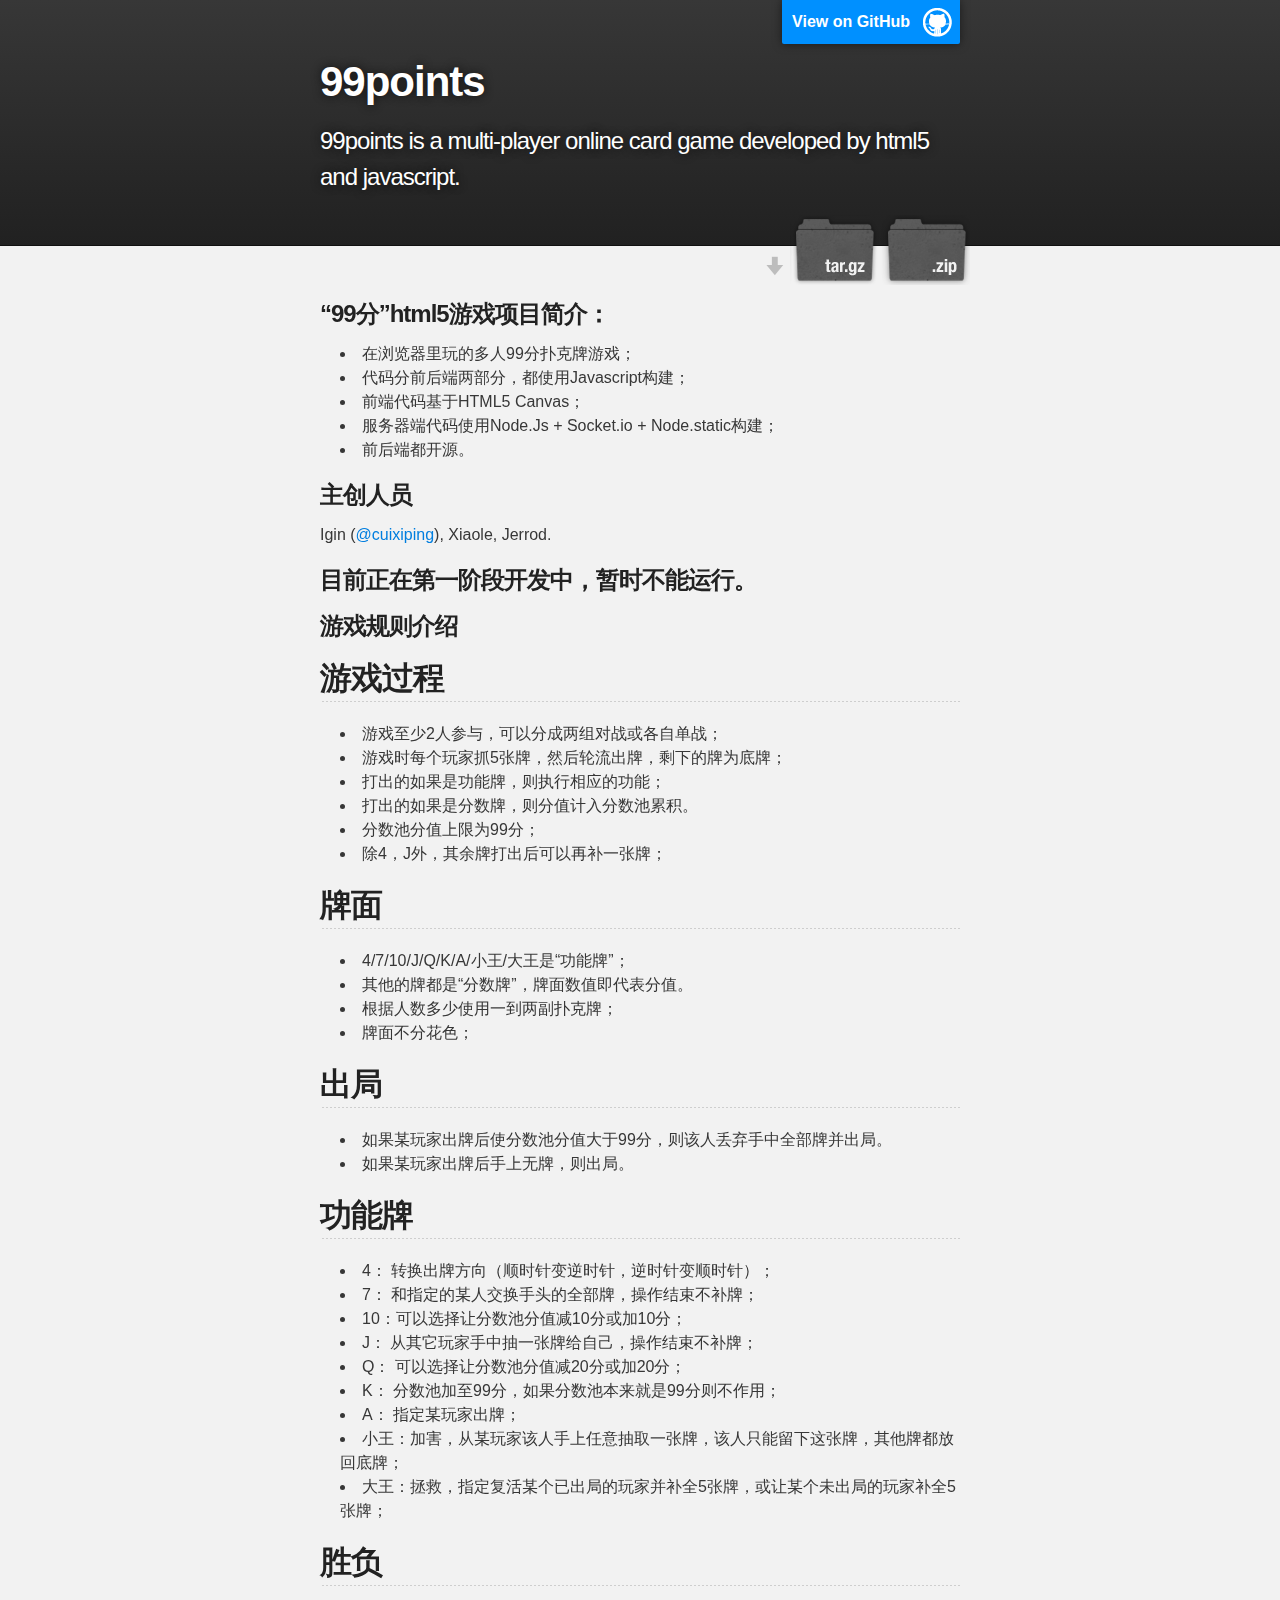
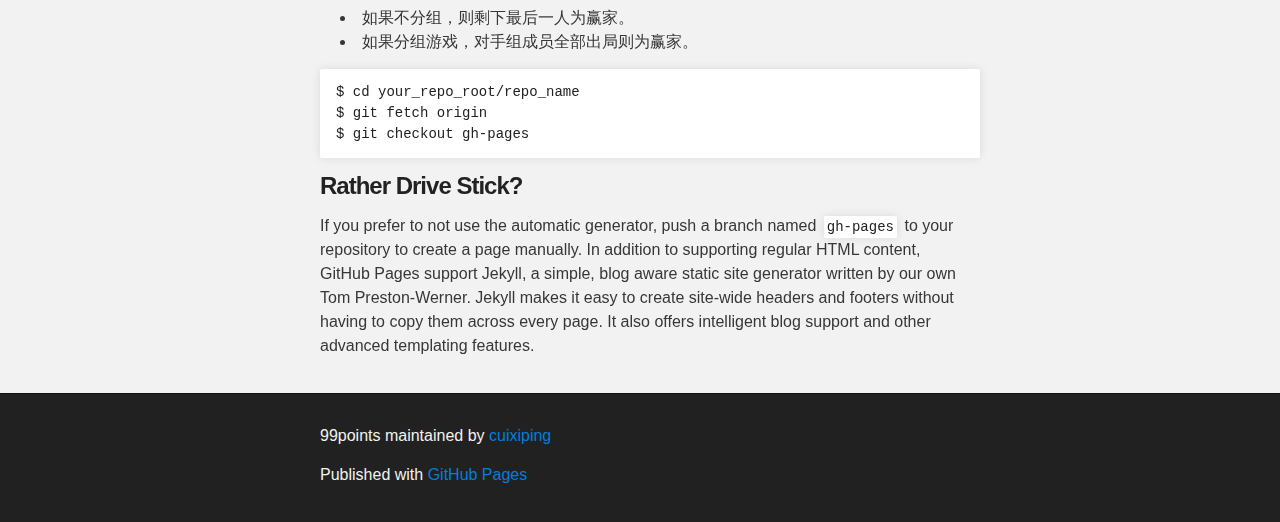
<file: index.html>
<!DOCTYPE html>
<html>

  <head>
    <meta charset='utf-8' />
    <meta http-equiv="X-UA-Compatible" content="chrome=1" />
    <meta name="description" content="99points : 99points is a multi-player online card game developed by html5 and javascript." />

    <link rel="stylesheet" type="text/css" media="screen" href="stylesheets/stylesheet.css">

    <title>99points</title>
  </head>

  <body>

    <!-- HEADER -->
    <div id="header_wrap" class="outer">
        <header class="inner">
          <a id="forkme_banner" href="https://github.com/cuixiping/99points">View on GitHub</a>

          <h1 id="project_title">99points</h1>
          <h2 id="project_tagline">99points is a multi-player online card game developed by html5 and javascript.</h2>

            <section id="downloads">
              <a class="zip_download_link" href="https://github.com/cuixiping/99points/zipball/master">Download this project as a .zip file</a>
              <a class="tar_download_link" href="https://github.com/cuixiping/99points/tarball/master">Download this project as a tar.gz file</a>
            </section>
        </header>
    </div>

    <!-- MAIN CONTENT -->
    <div id="main_content_wrap" class="outer">
      <section id="main_content" class="inner">
        <h3>“99分”html5游戏项目简介：</h3>

<ul>
<li>在浏览器里玩的多人99分扑克牌游戏；</li>
<li>代码分前后端两部分，都使用Javascript构建；</li>
<li>前端代码基于HTML5 Canvas；</li>
<li>服务器端代码使用Node.Js + Socket.io + Node.static构建；</li>
<li>前后端都开源。 </li>
</ul><h3>主创人员</h3>

<p>Igin (<a href="https://github.com/cuixiping" class="user-mention">@cuixiping</a>), Xiaole, Jerrod. </p>

<h3>目前正在第一阶段开发中，暂时不能运行。</h3>

<h3>游戏规则介绍</h3>

<h2>游戏过程</h2>

<ul>
<li>   游戏至少2人参与，可以分成两组对战或各自单战；</li>
<li>   游戏时每个玩家抓5张牌，然后轮流出牌，剩下的牌为底牌；</li>
<li>   打出的如果是功能牌，则执行相应的功能；</li>
<li>   打出的如果是分数牌，则分值计入分数池累积。</li>
<li>   分数池分值上限为99分；</li>
<li>   除4，J外，其余牌打出后可以再补一张牌； </li>
</ul><h2>牌面</h2>

<ul>
<li>   4/7/10/J/Q/K/A/小王/大王是“功能牌”；</li>
<li>   其他的牌都是“分数牌”，牌面数值即代表分值。</li>
<li>   根据人数多少使用一到两副扑克牌；</li>
<li>   牌面不分花色； </li>
</ul><h2>出局</h2>

<ul>
<li>   如果某玩家出牌后使分数池分值大于99分，则该人丢弃手中全部牌并出局。</li>
<li>   如果某玩家出牌后手上无牌，则出局。 </li>
</ul><h2>功能牌</h2>

<ul>
<li>   4： 转换出牌方向（顺时针变逆时针，逆时针变顺时针）；</li>
<li>   7： 和指定的某人交换手头的全部牌，操作结束不补牌；</li>
<li>   10：可以选择让分数池分值减10分或加10分；</li>
<li>   J： 从其它玩家手中抽一张牌给自己，操作结束不补牌；</li>
<li>   Q： 可以选择让分数池分值减20分或加20分；</li>
<li>   K： 分数池加至99分，如果分数池本来就是99分则不作用；</li>
<li>   A： 指定某玩家出牌；</li>
<li>   小王：加害，从某玩家该人手上任意抽取一张牌，该人只能留下这张牌，其他牌都放回底牌；</li>
<li>   大王：拯救，指定复活某个已出局的玩家并补全5张牌，或让某个未出局的玩家补全5张牌； </li>
</ul><h2>胜负</h2>

<ul>
<li>   如果不分组，则剩下最后一人为赢家。</li>
<li>   如果分组游戏，对手组成员全部出局则为赢家。 </li>
</ul><pre><code>$ cd your_repo_root/repo_name
$ git fetch origin
$ git checkout gh-pages
</code></pre>

<h3>Rather Drive Stick?</h3>

<p>If you prefer to not use the automatic generator, push a branch named <code>gh-pages</code> to your repository to create a page manually. In addition to supporting regular HTML content, GitHub Pages support Jekyll, a simple, blog aware static site generator written by our own Tom Preston-Werner. Jekyll makes it easy to create site-wide headers and footers without having to copy them across every page. It also offers intelligent blog support and other advanced templating features.</p>
      </section>
    </div>

    <!-- FOOTER  -->
    <div id="footer_wrap" class="outer">
      <footer class="inner">
        <p class="copyright">99points maintained by <a href="https://github.com/cuixiping">cuixiping</a></p>
        <p>Published with <a href="http://pages.github.com">GitHub Pages</a></p>
      </footer>
    </div>

    

  </body>
</html>
</file>
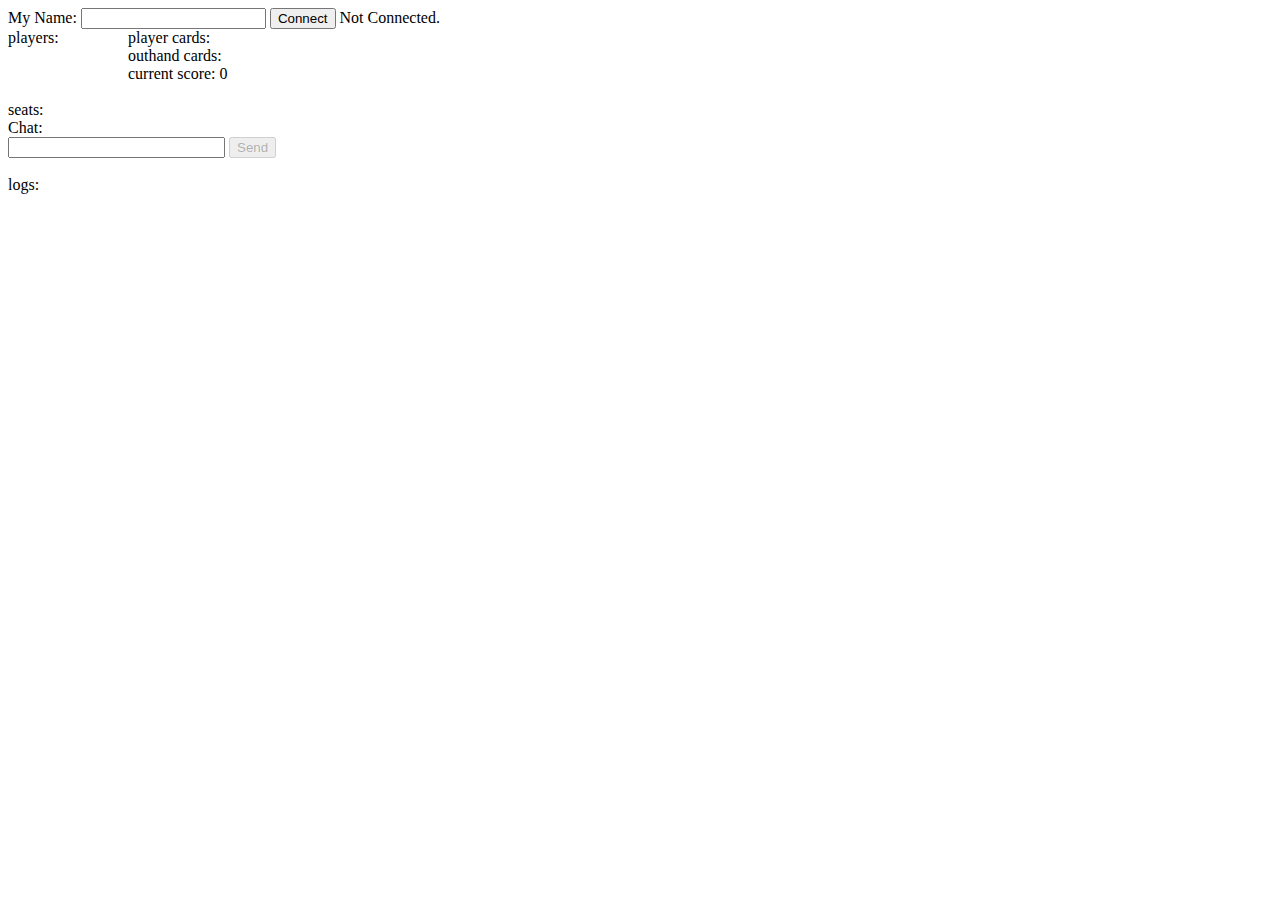
<file: htdocs/index.html>
<!doctype html>
<html>
<head>
<meta charset="utf-8">
<title>HTML5</title>
<style type="text/css">
#div_seats .sat.odd { background-color: #ffcc00; padding: auto 10px; color: #ff0000; }
#div_seats .sat.even { background-color: #ccff99; padding: auto 10px; color: #009900; }
#div_seats .sat.ready { border-color: #0000ff; font-weight: bold; }
#logs {font-size: 9pt;}
#logs .alert {color: red;}
div.m {width: 600px; position: relative;}
div.ml {width: 120px; float: left;}
div.mr {width: 480px; float: left;}
.clr {clear:both;}
</style>
</head>

<body>
My Name: <input type="text" id="txtMyName">
<input type="button" value="Connect" id="btnSwitchConn">
<span id="state">Not Connected.</span>

<br>

<div id="ml" class="ml">
	players:
	<div id="div_players">
	</div>
</div>
<div id="mr" class="mr">
	player cards:
	<div id="div_playercards">
	</div>
	outhand cards:
	<div id="div_outhandcards">
	</div>
	current score:
	<span id="span_score">0</span>
</div>
<div class="clr"></div>

<br>
seats:
<div id="div_seats">
</div>

<input type="button" value="Ready" id="btnReady" style="display:none" />

<div id="chats">
Chat:
<div id="chatItems">
</div>
<input type="text" id="textChat" size="24">
<input type="button" value="Send" id="btnChat" disabled>
</div>

<br>
logs:
<div id="logs">
</div>

<script src="lib/socket.io/socket.io.js"></script>
<script src="actions.js"></script>
<script src="handles.js"></script>
<script src="ui.js"></script>
<script src="ninety-nine-client.js"></script>

</body>
</html>
</file>
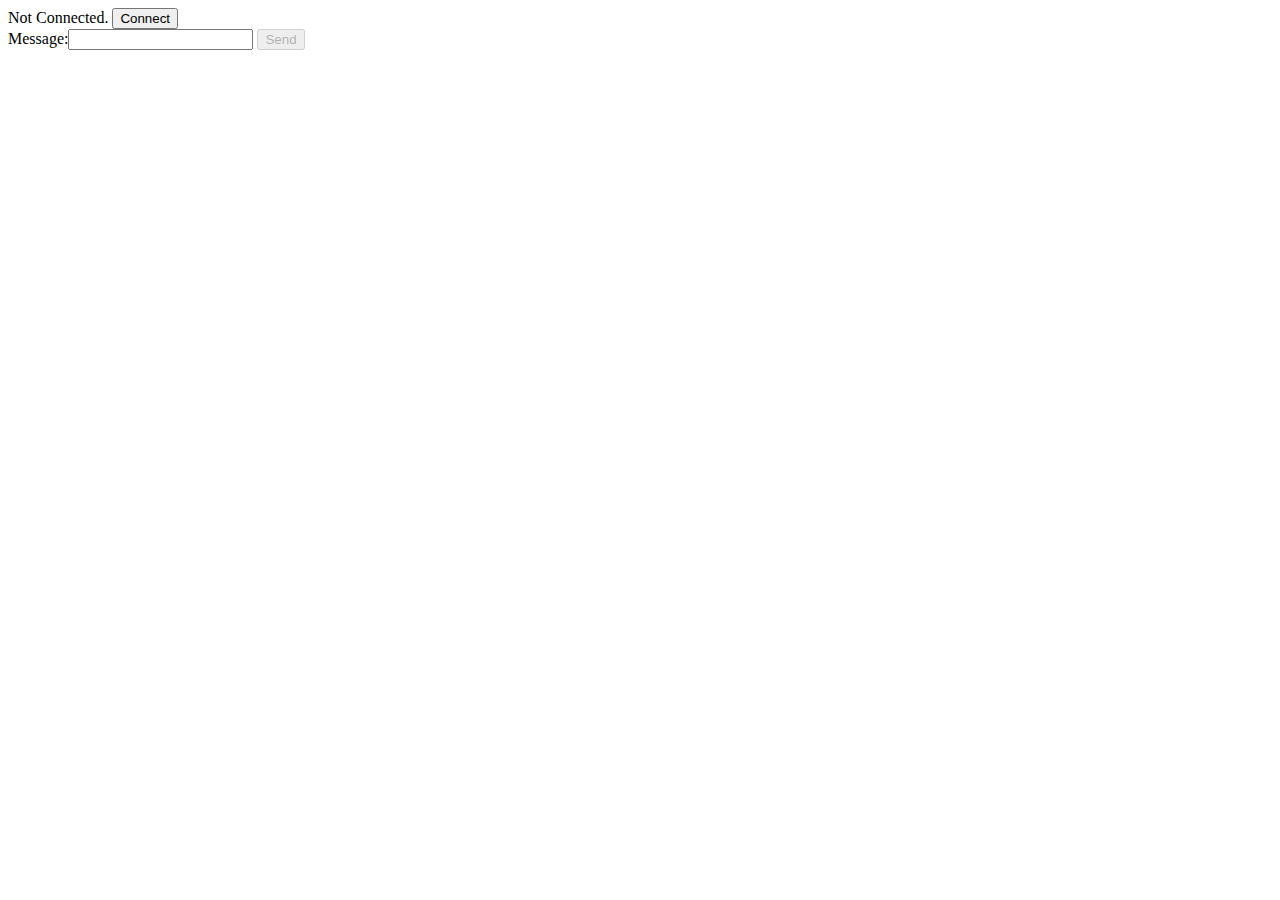
<file: htdocs/index-0.html>
<!doctype html>
<html>
<head>
<meta charset="utf-8">
<title>HTML5</title>
</head>

<body>
<span id="state">Not Connected.</span>
<input type="button" value="Connect" id="btnSwitchConn" onclick="switchConn()">

<br>
Message:<input type="text" id="textMsg">
<input type="button" value="Send" id="btnSend" onclick="send()" disabled>

<br>
<div id="log">

</div>

<script type="text/javascript">
function $(id){return document.getElementById(id);}

var state = $('state'),
	btnSwitchConn = $('btnSwitchConn'),
	textMsg = $('textMsg'),
	btnSend = $('btnSend'),
	log = $('log');

if (window.MozWebSocket) {
  window.WebSocket = window.MozWebSocket;
}

var socket=null;

function connect(){
	if(socket){
		console.log('socket is open');
		return;
	}
	socket = new WebSocket('ws://'+location.host);
	socket.onopen = socket_onopen;
	socket.onmessage = socket_onmessage;
	socket.onerror = socket_onerror;
	socket.onclose = socket_onclose;
}
socket_onopen = function (e) {
	console.log('onopen :');
	console.dir(e);
	state.innerHTML='Connected.';
	btnSwitchConn.value='Disconnect';
	btnSend.disabled=false;
};
socket_onmessage = function (e) {
	console.log('onmessage data: %s', e.data);
	var tmp = document.createElement('div');
	tmp.innerHTML = 'onmessage data: '+e.data;
	log.appendChild(tmp);
};
socket_onerror = function (e) {
	console.log('onerror :');
	console.dir(e);
};
socket_onclose = function (e) {
	console.log('onclose :');
	console.dir(e);
	socket = null;
	state.innerHTML='Not Connected.';
	btnSwitchConn.value='Connect';
	btnSend.disabled=true;
};
function switchConn(){
	if(socket){
		if(socket.readyState==WebSocket.OPEN){
			console.log('close...');
			socket.close();
		}
		else if(socket.readyState==WebSocket.CLOSED){
			console.log('connect...');
			connect();
		}
		else if(socket.readyState==WebSocket.CONNECTING){
			console.log('CONNECTING...');
		}
		else if(socket.readyState==WebSocket.CLOSING){
			console.log('CLOSING...');
		}
	}else{
		console.log('connect...');
		connect();
	}
}
function send(){
	if(socket && socket.readyState==WebSocket.OPEN){
		var v=textMsg.value;
		if(v){
			console.log('send : %s', v);
			socket.send(v);
		}
		else{
			alert('please input message');
		}
	}
	else{
		console.warn('cannot send because socket is not open.');
	}
}
</script>

</body>
</html>
</file>
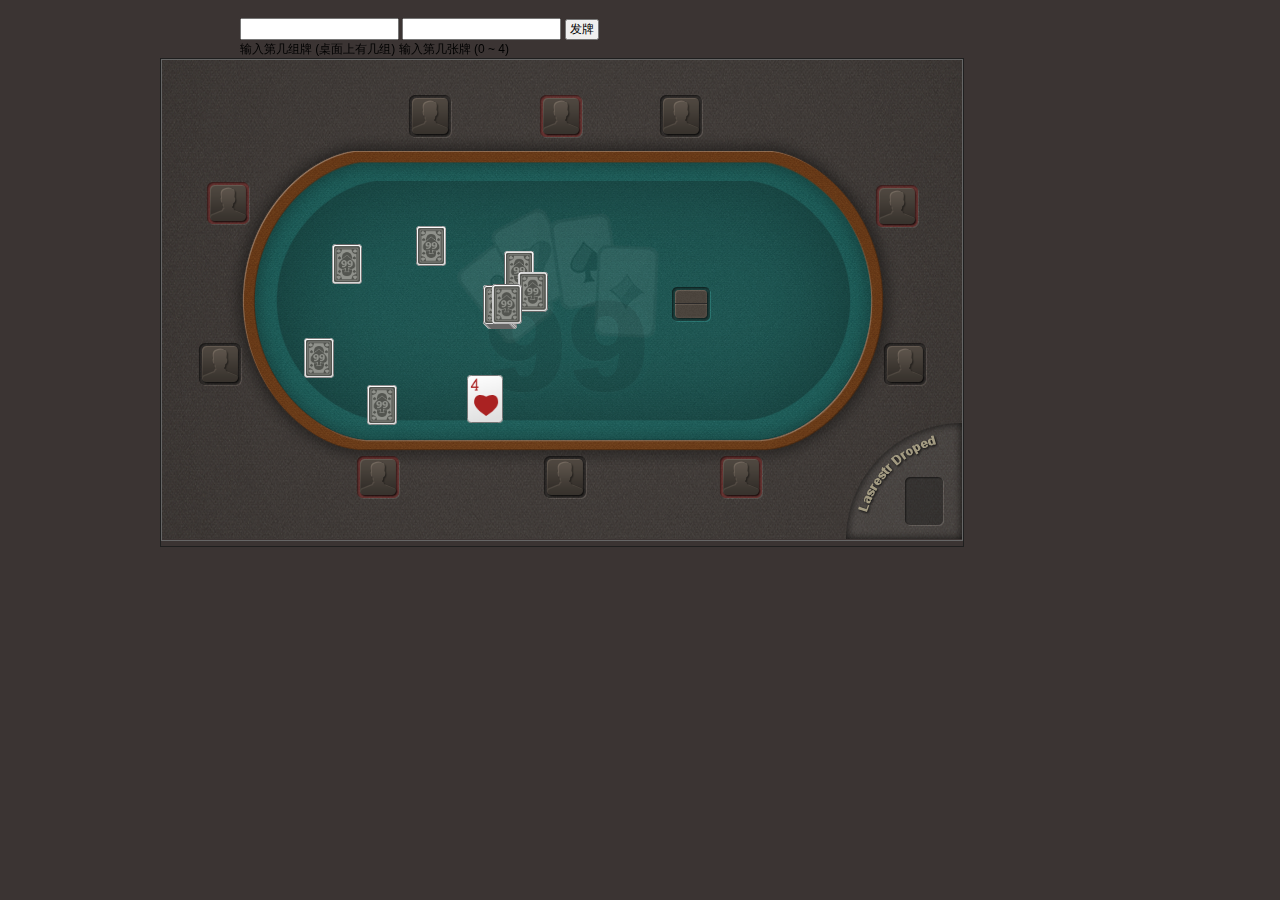
<file: htdocs/demo/begining-movie-1.html>
﻿<!DOCTYPE html>
<html>
	<head>
		<title>Test Picture moves</title>
		<meta charset="utf-8" />
		<style type="text/css">
		html,body,h1,h2,h3,h4,h5,h6,hr,p,blockquote,dl,dt,dd,ul,ol,li,pre,form,fieldset,legend,button,input,textarea,th,td{margin:0;padding:0;}
		body,button,input,select,textarea{font:12px/1.5 tahoma,arial,\5b8b\4f53;}
		body{background:#3B3433;}
		html{overflow-y:scroll;}
		h1,h2,h3,h4,h5,h6{font-size:100%;}
		address,cite,dfn,em,var{font-style:normal;}
		code,kbd,pre,samp{font-family:courier new,courier,monospace;}
		small{font-size:12px;}
		button{cursor:pointer;}
		ul,ol{list-style:none;}
		a{text-decoration:none;color:#006699;}
		a:hover{text-decoration:underline;}
		sup{vertical-align:text-top;}
		sub{vertical-align:text-bottom;}
		legend{color:#000;}
		fieldset,img{border:0;}
		button,input,select,textarea{font-size:100%;}
		table{border-collapse:collapse;border-spacing:0;}
		
		#page,#header,#content,#footer{margin-left:auto;margin-right:auto;clear:both;}
		
		.float-left{float:left;}
		.float-right{float:right;}
		.clear-fixed{clear:both;}
		.clear-left{clear:left;}
		.clear-right{clear:right;}
		
		.hide{display:none;}
		.show{display:block;}
		.inline{display:inline;}
		.inline-block{display:inline-block;}
		
		.overflow-hide{overflow:hidden;}
		.overflow-auto{overflow:auto;}
		.overflow-scroll{overflow:scroll;}
		.overflow-x-hide{overflow-x:hidden;}
		.overflow-x-auto{overflow-x:auto;}
		.overflow-x-scroll{overflow-x:scroll;}
		.overflow-y-hide{overflow-y:hidden;}
		.overflow-y-auto{overflow-y:auto;}
		.overflow-y-scroll{overflow-y:scroll;}
		
		.visible-hide{visibility:hidden;}
		.visible-show{visibility:visible;}
		
		.absolute{position:absolute;}
		.fixed{position:fixed;}
		.relative{position:relative;}
		
		.center{margin-left:auto;margin-right:auto;}
		.txt-r{text-align:right;}
		.txt-l{text-align:left;}
		.txt-c{text-align:center;}
		
		
		.w960{width:960px;}
		.w800{width:800px;}
		.w700{width:700px;}
		.w650{width:650px;}
		.w520{width:520px;}
		.w120{width:120px;}
		.w150{width:150px;}
		.w180{width:180px;}	
		
		.w1610{width:1610px;}
		.w960{width:960px;}
		.w800{width:800px;}
		.w802{width:802px}
		.w700{width:700px;}
		.w650{width:650px;}
		.w520{width:520px;}
		.w120{width:120px;}
		.w150{width:150px;}
		.w180{width:180px;}	
		
		.canvas{border:1px #666 solid;background:url(../../images/99-desktop.png) no-repeat;}
		.outer{border:1px #1F1F1F solid;}
		.intr > div{padding:5px;font-size:14px;border:1px #666 solid;color:#fff;}
		button{padding:3px 10px;margin:0 5px 10px 0;}
		</style>
		<script src="../lib/poker.min.js"></script>
		<script type="text/javascript">
		var Timer = {
			addFn : function(name, fn, frames, idx){
				var P = this, arr = P.fnList,
					isEmpty = arr.length == 0,
					find,
					i,
					len;
				function _push(){
					arr.push({
						name : name,
						idx : idx || 0,
						fn : fn,
						time : 0,
						frames : frames
					});
				}
				if(isEmpty){
					_push();
				}else{
					find = false;
					i = -1;
					len = arr.length - 1;
					for(;i ++ < len;){
						if(arr[i].name == name){
							find = true;
							break;
						}
					}
					if(!find){
						_push();
					}
				}
				if(idx){
					arr.sort(function(a, b){
						a.time = b.time = 0;
						return a.idx - b.idx;
					});
					console.log(arr)
				}
			},
			delFn : function(name){
				var i = -1,
					arr = this.fnList,
					len = arr.length - 1;
				for(;i++ < len;){
					if(arr[i].name == name){
						arr.splice(i,1);
						break;
					}
				}
			},
			_hadInit : false,
			init : function(){
				var P = this,
					arr, rec;
				if(P._hadInit){
					return;
				}
				P._hadInit = true;
				P.stop = false;
				P.del = false;
				P.fnList = [];
				arr = P.fnList;
				function work(){
					var i = -1, len = arr.length - 1;
					if(len == -1){
						return;
					}
					for(;i++ < len;){
						var he = arr[i];
						if(he && he.fn){
							he.time++;
							he.time == he.frames && (he.time = 0, he.fn());
						}
					}
				}
				rec = setInterval(function(){
					if(P.stop) return;
					if(P.del) clearInterval(rec);
					work();
				},10);
			}
		};	
		</script>
		<script type="text/javascript" src="../lib/jquery.min.js" ></script>
	</head>
	<body>
		<div id="page">
			<div id="header" class="w960 center">&nbsp;</div>
			<div id="content" class="w960 center">
				<div class="w800 center">
					<input type="text" id="J-i" />
					<input type="text" id="J-j" />
					<input type="button" id="J-s" value=" 发牌 " />
					<br />
					输入第几组牌 (桌面上有几组) 
					输入第几张牌 (0 ~ 4)
					<br />
				</div>
				<div class="clear-fixed">
					<div class="float-left w802 outer position-r">
						<canvas id="canvas" class="center canvas" width="800" height="480" >
							didn't supports canvas
						</canvas>
					</div>
				</div>		
			</div>
			<div id="footer" class="w960 center">&nbsp;</div>
		</div>
		<script type="text/javascript">
		(function(){
			var canvas = $('#canvas')[0],
				ctx = canvas.getContext('2d'),
				W = canvas.width,
				H = canvas.height,
				timer = Timer,
				m = Math, pi = m.PI;
			if(!ctx){
				return;
			}
			
			function objMove(a, doing, callback, speed){
				var sTime = +new Date(), p, speed = speed || 300;
				function c(m0, m1, p){
					return m0 + (m1 - m0) * ((-Math.cos(p * Math.PI) / 2) + 0.5);
				}
				return function(){
					p = (+new Date() - sTime) / speed;
					var _a = [], i, len;
					if(p >= 1){
						for(var i = -1, len = a.length - 1; i++ < len;){
							_a.push(a[i][1]);
						}
						callback && callback(_a);
						return _a;
					}
					for(i = -1, len = a.length - 1; i++ < len;){
						_a.push(c(a[i][0],a[i][1],p));
					}
					doing && doing(_a);
					return _a;
				};
			}
			
			timer.init();
			
			var suits = ['hearts', 'diamonds', 'spades', 'clubs'], 
				points = ['a', '2', '3', '4', '5', '6', '7', '8', '9', '10', 'j', 'q', 'k'],
				cs = [],
				doc = document,
				pw = 30,
				ph = 40;
			/*	
			for(var i = 0, nLenI = suits.length; i < nLenI; i++){
				for(var j = 0, nLenJ = points.length; j < nLenJ; j++){
					var canvas = doc.createElement('canvas');
					canvas.width = pw;
					canvas.height = ph;
					canvas.getContext('2d').drawPokerCard(0, 0, h, suits[i], points[j]);
					ctx.drawPokerCard(j * pw, i * ph, ph, suits[i], points[j]);
					cs.push(canvas);
				}
			}	
			*/
			
			var arrSites = [],
				canvasdesk = document.createElement('canvas'),
				sys_player = ['hehe123', 'igin', 'xiaole', 'zhongjun', 'jianye', 'jianchun', 'arlen', 'charlie', 'spark', 'othella'], 
				aPocker = [],
				ran = m.random,
				floor = m.floor,
				pockerPoint = [(800 - pw) / 2 - 100, (480 - ph) / 2 + 10],
				pockerZhi = [],
				pockermap = {};
			canvasdesk.width = W;
			canvasdesk.height = H;
			function noSend(){
				var cl = (800 - pw) / 2 - 60,
					ct = (480 - ph) / 2 + 10,
					i = 0,
					len = 5;
				for(; i  < len; i++){
					ctx.drawPokerBack(cl - i, ct - i - 1 , ph, '#535550', '#90928C');
				}
			}
			
			~function randomPockerFirst(){
				var i = 0,
					len = 200,
					_arr = [],
					_len;
				for(i in pockermap){
					if(i !== 'xb'){
						_arr.push(i);
					}
				}
				_len = _arr.length - 1;	
				for(i = 0; i < len; i++){
					pockerZhi.push(_arr[floor(ran() * _len)]);
				}
			}();
			
			~function begining(){
				var arr = [], end = false;
				function adds(opt){
					arr.push(opt);
					arr.sort(function(a, b){
						return a.idx - b.idx;
					});
				}
				function drawDeskTop(){
					ctx.clearRect(0, 0, W, H);
					return;
					ctx.strokeStyle = 'rgb(0, 255, 255)';
			        ctx.beginPath();
			        ctx.arc((800 - pw) / 2, (480 - ph) / 2 + 310, 220, 0, pi*2, true);
			        ctx.stroke();
				}
				function sendP(x, y){
					var cl = x,
						ct = y,
						_a = 0,
						_dec = _a * pi / 180,
						i = 5;
					while(_a != 50){
						ctx.save();
						ctx.translate(cl, ct);
						ctx.rotate(_dec);
						ctx.drawPokerBack(0, 0 , ph, '#535550', '#90928C');
						ctx.restore();
						cl += 10;
						_a += 10;
						_dec = _a * pi / 180;
					}	
				}
				function pushSiteDate(x, y){
					var len = arrSites.length,
						a = 0,
						i = 0;
					arrSites[len] = [];
					while(a != 50){
						arrSites[len].push({
							l : x,
							t : y,
							d : a,
							i : i
						});
						a += 10;
						x += 10;
						i++;
					}
				}
				
				function beginToDraw(){
					var i = 0,
						j = 0,
						z = 5,
						a = arrSites,
						lenN = a.length,
						lenM = lenN * 5,
						rec,
						cl = (800 - pw) / 2 - 60,
						ct = (480 - ph) / 2 + 5,
						_end = false;
					rec = setInterval(function(){
						arr.push({
							fn : function(_i, _j){
								var _this = a[_i][_j],
									isMy = _i == 0,
									pockers = aPocker[_i * 10 + _j],
									arrm =  isMy? [[pockerPoint[0], _this.l - 70 + j * 30], [pockerPoint[1] + 30, _this.t - 10], [pw, pw * 1.2], [ph, ph * 1.2]] : [[cl, _this.l], [ct, _this.t], [0, _this.d]],
									A = objMove(arrm, null, _i === lenN - 1 && _j === a[0].length - 1 ? function(){
										timer.delFn('begining-movie');
										canvasdesk.getContext('2d').drawImage(canvas, 0, 0, W, H);
										_end = true;
									} : null, 500);
								return function(){
									var _a = A(),
										_dec = _a[2] * pi / 180;
									if(isMy){
										ctx.drawImage(isMy ? pockermap['h4'] : pockermap['xb'], _a[0] , _a[1], _a[2], _a[3]);
									}else{
										ctx.save();
										ctx.translate(_a[0], _a[1]);
										ctx.rotate(_dec);
										ctx.drawImage(isMy ? pockermap['h4'] : pockermap['xb'], 0 , 0, pw, ph);
										ctx.restore();
									}
								};
							}(i, j),
							idx : z
						});
						i++;
						z++;
						i % lenN === 0 && (j++, i = 0);
						if(j > a[0].length - 1){
							clearInterval(rec);
						}
					}, 80);
					timer.addFn('begining-movie', function(){
						var i = -1, len = arr.length - 1;
						for(; i++ < len;){
							arr[i] && arr[i].fn && arr[i].fn();
						}
					}, 4);
				}
				
				
				
				pushSiteDate(375, 325);
				pushSiteDate(205, 325);
				pushSiteDate(135, 280);
				pushSiteDate(135, 175);
				pushSiteDate(205, 125);
				pushSiteDate(375, 125);
				pushSiteDate(555, 125);
				pushSiteDate(635, 175);
				pushSiteDate(635, 280);
				pushSiteDate(555, 325);
				//drawDeskTop();
				//noSend();
				
				~function pockerDrawToCanvas(){
					var i = 0,
						j = 0,
						nLenI = suits.length,
						nLenJ = points.length;
					for(;i < nLenI; i++){
						for(j = 0; j < nLenJ; j++){
							var c = doc.createElement('canvas'), thisname = suits[i].slice(0, 1) + points[j];
							c.width = pw * 1.5;
							c.height = ph * 1.5;
							c.getContext('2d').drawPokerCard(0, 0, c.height, suits[i], points[j]);
							pockermap[thisname] = c;
						}
					}
					~function drawBackground(){
						var c = doc.createElement('canvas');
							c.width = pw * 1.5;
							c.height = ph * 1.5;
						c.getContext('2d').drawPokerBack(0, 0, c.height, '#535550', '#90928C');	
						pockermap['xb'] = c;
					}();
					
				}();
				
				arr.push({
					fn : drawDeskTop,
					idx : 0
				});
				
				arr.push({
					fn : noSend,
					idx : 1
				});
				beginToDraw();
				return;
				setTimeout(function(){
					return;
					timer.addFn('m-begin', function(){
						var i = -1, len = arr.length - 1;
						for(; i++ < len;){
							arr[i] && arr[i].fn && arr[i].fn();
						}
					}, 4);
				}, 1000);
			}();
			
			
			
			~function getPocker(){
				var I = $('#J-i'),
					J = $('#J-j'),
					S = $('#J-s'),
					ok = false,
					L = 240,
					Pdesk = [];
					
				function clearPocker(){
					var i = Pdesk.length - 1,
						rec,
						arr = [];
					rec = setInterval(function(){
						arr.push(function(i){
							var A = objMove([[Pdesk[i].l, 240]], null, i === 1 ? function(){
								timer.delFn('clearPocker-clear');
								ok = false;
							} : null, 500 - i * 50);
							return function(){
								var _a = A();
								ctx.drawPokerCard(_a[0], 305 , ph, suits[2], points[3]);
							};
						}(i));
						i--;
						if(i < 1){
							clearInterval(rec);
						}
					}, 120);
					timer.addFn('clearPocker-clear', function(){
						var i = -1,
							len = arr.length - 1;
						ctx.clearRect(0, 0, W, H);	
						ctx.drawImage(canvasdesk, 0, 0, W, H);
						for(; i++ < len;){
							arr[i] && arr[i]();
						}
					}, 4);
				}	
				//240, 305	
				S.click(function(){
					if(ok){
						return;
					}
					ok = true;
					var _i = +I.val() || 0,
						_j = +J.val() || 0;
					timer.addFn('run-this', function(){
						var that = arrSites[_i][_j],
							i, j,
							lenI = arrSites.length - 1,
							lenJ = arrSites[0].length - 1,
							A1, A2,
							A = objMove([[that.l, L], [that.t, 305]], null, function(){
								Pdesk.push({
									l : L,
									t : 305
								})
								L += 30;
								dk = true;
								A1 = objMove([[cl, that.l], [ct, that.t], [0, that.d]], null, function(){
									timer.delFn('run-this');
									if(Pdesk.length === arrSites.length){
										clearPocker();
									}else{
										ok = false;
									}
								}, 400)
							}, 300),
							cl = (800 - pw) / 2 - 60,
							ct = (480 - ph) / 2 + 5,
							dk = false;
						return function(){
							ctx.clearRect(0, 0, W, H);
							noSend();
							var lenPdesk = Pdesk.length - 1;
							if(lenPdesk != -1){
								for(i = -1; i++ < lenPdesk;){
									var _a = Pdesk[i];
									ctx.drawPokerCard(_a.l, _a.t , ph, suits[2], points[3]);
								}
							}
							for(i = -1; i++ < lenI;){
								for(j = -1; j++ < lenJ;){
									var _a, _dec;
									if(i === _i && j === _j){
										if(!dk){
											_a = A();
											ctx.drawPokerCard(_a[0], _a[1] , ph, suits[2], points[3]);
										}else{
											_a = A1();
											_dec = _a[2] * pi / 180;
											ctx.save();
											ctx.translate(_a[0], _a[1]);
											ctx.rotate(_dec);
											ctx.drawPokerBack(0, 0 , ph, '#535550', '#90928C');
											ctx.restore();
										}
									}else{
										_a = arrSites[i][j];
										_dec = _a.d * pi / 180;
										ctx.save();
										ctx.translate(_a.l, _a.t);
										ctx.rotate(_dec);
										ctx.drawPokerBack(0, 0 , ph, '#535550', '#90928C');
										ctx.restore();
									}
								}
							}
						};
					}(), 4);
				});
			}();
			
			~function sendPocker(){
				
			}();
			
			return 
			//以下是测试用具.
			var img = new Image(),
				n = 0, r;
			img.src = 'http://127.0.0.1/newbusuzi/resources/images/avatar.jpg';
			timer.init();
			var f = false;
			img.onload = function(){
				var A = objMove([[0, -30], [400, 100], [100, 300]], function(){
					f = true;
				}, function(){
				}, 1200), A1 = objMove([[0, -20], [400, 200], [100, 200]], function(){
					f = false;
				}, function(){
				}, 1200);
				var Arr = [];
				function adds(opt){
					Arr.push(opt);
					Arr.sort(function(a, b){
						return a.idx - b.idx;
					});
				}
				timer.addFn('ddd', function(){
					var i = -1, len = Arr.length - 1;
					for(; i++ < len;){
						Arr[i] && Arr[i].fn && Arr[i].fn();
					}
				}, 3);
				adds({
					fn : function(){
						ctx.clearRect(0, 0, 800, 480);
					},
					idx : 0
				});
				adds({
					fn : function(){
						var a = A();
						var _dec = a[0] * pi / 180;
						ctx.save();
						ctx.fillStyle = 'pink';
						ctx.translate(a[1], a[2]);
						ctx.rotate(_dec);
						ctx.fillRect(-25, -25, 50, 50);
						ctx.restore();
						ctx.fillStyle = 'red';
						ctx.fillRect(100, 100, 50, 50);
					},
					idx : 1
				});
				setTimeout(function(){
					adds({
						fn : function(){
							var a = A1();
							var _dec = a[0] * pi / 180;
							ctx.save();
							ctx.fillStyle = 'pink';
							ctx.translate(a[1], a[2]);
							ctx.rotate(_dec);
							ctx.fillRect(-25, -25, 50, 50);
							ctx.restore();
						},
						idx : 2
					});
				}, 100);
				
				
				setTimeout(function(){
					var _ = objMove([[0, 20], [400, 400], [100, 300]], function(){
								f = false;
							}, function(){
								timer.delFn('ddd');
							}, 1200);
					adds({
						fn : function(){
							var a = _();
							var _dec = a[0] * pi / 180;
							ctx.save();
							ctx.fillStyle = 'pink';
							ctx.translate(a[1], a[2]);
							ctx.rotate(_dec);
							ctx.fillRect(-25, -25, 50, 50);
							ctx.restore();
						},
						idx : 2
					});
				}, 500);
				
				return;
				timer.addFn('rotate', function(){
					var a = A();
					var _dec = a[0] * pi / 180;
					ctx.save();
					ctx.fillStyle = 'pink';
					ctx.translate(a[1], a[2]);
					ctx.rotate(_dec);
					ctx.fillRect(-25, -25, 50, 50);
					ctx.restore();
					ctx.fillStyle = 'red';
					ctx.fillRect(100, 100, 50, 50);
				}, 3, 4);
				setTimeout(function(){
					timer.addFn('rotate-1', function(){
						var a = A1();
						var _dec = a[0] * pi / 180;
						ctx.save();
						ctx.fillStyle = 'pink';
						ctx.translate(a[1], a[2]);
						ctx.rotate(_dec);
						ctx.fillRect(-25, -25, 50, 50);
						ctx.restore();
					}, 3, 2);
				}, 10);
				timer.addFn('rotate-2', function(){
					!f && ctx.clearRect(0, 0, 800, 480);
				}, 3, 5);
			};
		})();
		</script>
	</body>
</html>
</file>
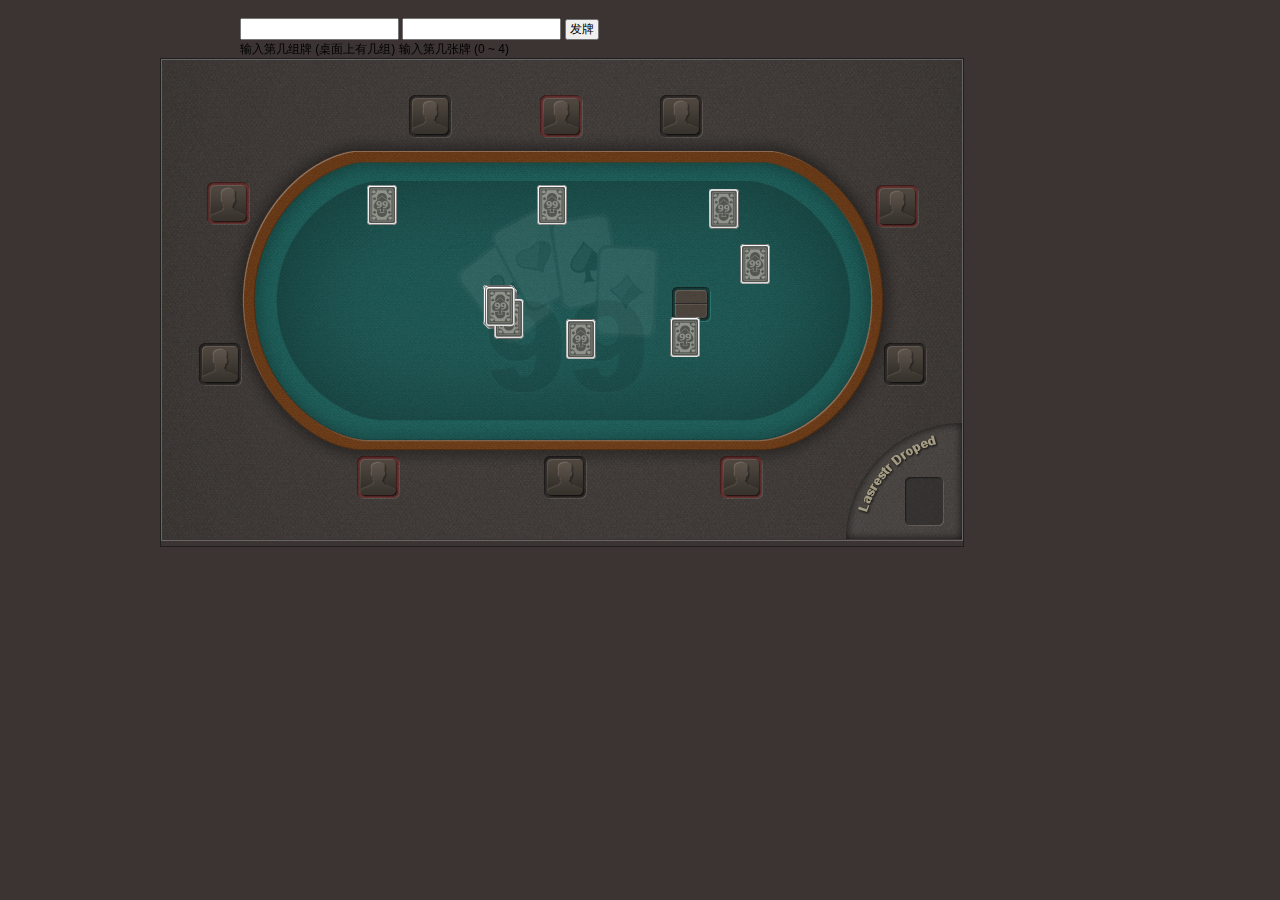
<file: htdocs/demo/begining-movie.html>
﻿<!DOCTYPE html>
<html>
	<head>
		<title>Test Picture moves</title>
		<meta charset="utf-8" />
		<style type="text/css">
		html,body,h1,h2,h3,h4,h5,h6,hr,p,blockquote,dl,dt,dd,ul,ol,li,pre,form,fieldset,legend,button,input,textarea,th,td{margin:0;padding:0;}
		body,button,input,select,textarea{font:12px/1.5 tahoma,arial,\5b8b\4f53;}
		body{background:#3B3433;}
		html{overflow-y:scroll;}
		h1,h2,h3,h4,h5,h6{font-size:100%;}
		address,cite,dfn,em,var{font-style:normal;}
		code,kbd,pre,samp{font-family:courier new,courier,monospace;}
		small{font-size:12px;}
		button{cursor:pointer;}
		ul,ol{list-style:none;}
		a{text-decoration:none;color:#006699;}
		a:hover{text-decoration:underline;}
		sup{vertical-align:text-top;}
		sub{vertical-align:text-bottom;}
		legend{color:#000;}
		fieldset,img{border:0;}
		button,input,select,textarea{font-size:100%;}
		table{border-collapse:collapse;border-spacing:0;}
		
		#page,#header,#content,#footer{margin-left:auto;margin-right:auto;clear:both;}
		
		.float-left{float:left;}
		.float-right{float:right;}
		.clear-fixed{clear:both;}
		.clear-left{clear:left;}
		.clear-right{clear:right;}
		
		.hide{display:none;}
		.show{display:block;}
		.inline{display:inline;}
		.inline-block{display:inline-block;}
		
		.overflow-hide{overflow:hidden;}
		.overflow-auto{overflow:auto;}
		.overflow-scroll{overflow:scroll;}
		.overflow-x-hide{overflow-x:hidden;}
		.overflow-x-auto{overflow-x:auto;}
		.overflow-x-scroll{overflow-x:scroll;}
		.overflow-y-hide{overflow-y:hidden;}
		.overflow-y-auto{overflow-y:auto;}
		.overflow-y-scroll{overflow-y:scroll;}
		
		.visible-hide{visibility:hidden;}
		.visible-show{visibility:visible;}
		
		.absolute{position:absolute;}
		.fixed{position:fixed;}
		.relative{position:relative;}
		
		.center{margin-left:auto;margin-right:auto;}
		.txt-r{text-align:right;}
		.txt-l{text-align:left;}
		.txt-c{text-align:center;}
		
		
		.w960{width:960px;}
		.w800{width:800px;}
		.w700{width:700px;}
		.w650{width:650px;}
		.w520{width:520px;}
		.w120{width:120px;}
		.w150{width:150px;}
		.w180{width:180px;}	
		
		.w1610{width:1610px;}
		.w960{width:960px;}
		.w800{width:800px;}
		.w802{width:802px}
		.w700{width:700px;}
		.w650{width:650px;}
		.w520{width:520px;}
		.w120{width:120px;}
		.w150{width:150px;}
		.w180{width:180px;}	
		
		.canvas{border:1px #666 solid;background:url(../../images/99-desktop.png) no-repeat;}
		.outer{border:1px #1F1F1F solid;}
		.intr > div{padding:5px;font-size:14px;border:1px #666 solid;color:#fff;}
		button{padding:3px 10px;margin:0 5px 10px 0;}
		</style>
		<script src="../lib/poker.min.js"></script>
		<script type="text/javascript">
		var Timer = {
			addFn : function(name, fn, frames, idx){
				var P = this, arr = P.fnList,
					isEmpty = arr.length == 0,
					find,
					i,
					len;
				function _push(){
					arr.push({
						name : name,
						idx : idx || 0,
						fn : fn,
						time : 0,
						frames : frames
					});
				}
				if(isEmpty){
					_push();
				}else{
					find = false;
					i = -1;
					len = arr.length - 1;
					for(;i ++ < len;){
						if(arr[i].name == name){
							find = true;
							break;
						}
					}
					if(!find){
						_push();
					}
				}
				if(idx){
					arr.sort(function(a, b){
						a.time = b.time = 0;
						return a.idx - b.idx;
					});
					console.log(arr)
				}
			},
			delFn : function(name){
				var i = -1,
					arr = this.fnList,
					len = arr.length - 1;
				for(;i++ < len;){
					if(arr[i].name == name){
						arr.splice(i,1);
						break;
					}
				}
			},
			_hadInit : false,
			init : function(){
				var P = this,
					arr, rec;
				if(P._hadInit){
					return;
				}
				P._hadInit = true;
				P.stop = false;
				P.del = false;
				P.fnList = [];
				arr = P.fnList;
				function work(){
					var i = -1, len = arr.length - 1;
					if(len == -1){
						return;
					}
					for(;i++ < len;){
						var he = arr[i];
						if(he && he.fn){
							he.time++;
							he.time == he.frames && (he.time = 0, he.fn());
						}
					}
				}
				rec = setInterval(function(){
					if(P.stop) return;
					if(P.del) clearInterval(rec);
					work();
				},10);
			}
		};	
		</script>
		<script type="text/javascript" src="../lib/jquery.min.js" ></script>
	</head>
	<body>
		<div id="page">
			<div id="header" class="w960 center">&nbsp;</div>
			<div id="content" class="w960 center">
				<div class="w800 center">
					<input type="text" id="J-i" />
					<input type="text" id="J-j" />
					<input type="button" id="J-s" value=" 发牌 " />
					<br />
					输入第几组牌 (桌面上有几组) 
					输入第几张牌 (0 ~ 4)
					<br />
				</div>
				<div class="clear-fixed">
					<div class="float-left w802 outer position-r">
						<canvas id="canvas" class="center canvas" width="800" height="480" >
							didn't supports canvas
						</canvas>
					</div>
				</div>		
			</div>
			<div id="footer" class="w960 center">&nbsp;</div>
		</div>
		<script type="text/javascript">
		(function(){
			var canvas = $('#canvas')[0],
				ctx = canvas.getContext('2d'),
				W = canvas.width,
				H = canvas.height,
				timer = Timer,
				m = Math, pi = m.PI;
			if(!ctx){
				return;
			}
			
			function objMove(a, doing, callback, speed){
				var sTime = +new Date(), p, speed = speed || 300;
				function c(m0, m1, p){
					return m0 + (m1 - m0) * ((-Math.cos(p * Math.PI) / 2) + 0.5);
				}
				return function(){
					p = (+new Date() - sTime) / speed;
					var _a = [], i, len;
					if(p >= 1){
						for(var i = -1, len = a.length - 1; i++ < len;){
							_a.push(a[i][1]);
						}
						callback && callback(_a);
						return _a;
					}
					for(i = -1, len = a.length - 1; i++ < len;){
						_a.push(c(a[i][0],a[i][1],p));
					}
					doing && doing(_a);
					return _a;
				};
			}
			
			timer.init();
			
			var suits = ['hearts', 'diamonds', 'spades', 'clubs'], 
				points = ['a', '2', '3', '4', '5', '6', '7', '8', '9', '10', 'j', 'q', 'k'],
				cs = [],
				doc = document,
				pw = 30,
				ph = 40;
			/*	
			for(var i = 0, nLenI = suits.length; i < nLenI; i++){
				for(var j = 0, nLenJ = points.length; j < nLenJ; j++){
					var canvas = doc.createElement('canvas');
					canvas.width = pw;
					canvas.height = ph;
					canvas.getContext('2d').drawPokerCard(0, 0, h, suits[i], points[j]);
					ctx.drawPokerCard(j * pw, i * ph, ph, suits[i], points[j]);
					cs.push(canvas);
				}
			}	
			*/
			
			var arrSites = [],
				canvasdesk = document.createElement('canvas'),
				sys_player = ['hehe123', 'igin', 'xiaole', 'zhongjun', 'jianye', 'jianchun', 'arlen', 'charlie', 'spark', 'othella'], 
				aPocker = [],
				ran = m.random,
				floor = m.floor,
				pockermap = {};
			canvasdesk.width = W;
			canvasdesk.height = H;
			function noSend(){
				var cl = (800 - pw) / 2 - 60,
					ct = (480 - ph) / 2 + 10,
					i = 0,
					len = 5;
				for(; i  < len; i++){
					ctx.drawPokerBack(cl - i, ct - i - 1 , ph, '#535550', '#90928C');
				}
			}
			~function begining(){
				var arr = [], end = false;
				function adds(opt){
					arr.push(opt);
					arr.sort(function(a, b){
						return a.idx - b.idx;
					});
				}
				function drawDeskTop(){
					ctx.clearRect(0, 0, W, H);
					return;
					ctx.strokeStyle = 'rgb(0, 255, 255)';
			        ctx.beginPath();
			        ctx.arc((800 - pw) / 2, (480 - ph) / 2 + 310, 220, 0, pi*2, true);
			        ctx.stroke();
				}
				function sendP(x, y){
					var cl = x,
						ct = y,
						_a = 0,
						_dec = _a * pi / 180,
						i = 5;
					while(_a != 50){
						ctx.save();
						ctx.translate(cl, ct);
						ctx.rotate(_dec);
						ctx.drawPokerBack(0, 0 , ph, '#535550', '#90928C');
						ctx.restore();
						cl += 10;
						_a += 10;
						_dec = _a * pi / 180;
					}	
				}
				function pushSiteDate(x, y){
					var len = arrSites.length,
						a = 0,
						i = 0;
					arrSites[len] = [];
					while(a != 50){
						arrSites[len].push({
							l : x,
							t : y,
							d : a,
							i : i
						});
						a += 10;
						x += 10;
						i++;
					}
				}
				
				function beginToDraw(){
					var i = 0,
						j = 0,
						z = 5,
						a = arrSites,
						lenN = a.length,
						lenM = lenN * 5,
						rec,
						cl = (800 - pw) / 2 - 60,
						ct = (480 - ph) / 2 + 5,
						_end = false;
					rec = setInterval(function(){
						arr.push({
							fn : function(_i, _j){
								var _this = a[_i][_j],
									A = objMove([[cl, _this.l], [ct, _this.t], [0, _this.d]], null, _i === lenN - 1 && _j === a[0].length - 1 ? function(){
										timer.delFn('begining-movie');
										canvasdesk.getContext('2d').drawImage(canvas, 0, 0, W, H);
										_end = true;
									} : null, 500);
								return function(){
									var _a = A(),
										_dec = _a[2] * pi / 180;
									ctx.save();
									ctx.translate(_a[0], _a[1]);
									ctx.rotate(_dec);
									ctx.drawImage(pockermap['xb'], 0 , 0, pw, ph);
									ctx.restore();
								};
							}(i, j),
							idx : z
						});
						i++;
						z++;
						i % lenN === 0 && (j++, i = 0);
						if(j > a[0].length - 1){
							clearInterval(rec);
						}
					}, 80);
					timer.addFn('begining-movie', function(){
						var i = -1, len = arr.length - 1;
						for(; i++ < len;){
							arr[i] && arr[i].fn && arr[i].fn();
						}
					}, 4);
				}
				
				pushSiteDate(205, 125);
				pushSiteDate(375, 125);
				pushSiteDate(555, 125);
				pushSiteDate(635, 175);
				pushSiteDate(635, 280);
				pushSiteDate(555, 325);
				pushSiteDate(375, 325);
				pushSiteDate(205, 325);
				pushSiteDate(135, 280);
				pushSiteDate(135, 175);
				//drawDeskTop();
				//noSend();
				
				~function pockerDrawToCanvas(){
					var i = 0,
						j = 0,
						nLenI = suits.length,
						nLenJ = points.length;
					for(;i < nLenI; i++){
						for(j = 0; j < nLenJ; j++){
							var c = doc.createElement('canvas'), thisname = suits[i].slice(0, 1) + points[j];
							c.width = pw * 1.5;
							c.height = ph * 1.5;
							c.getContext('2d').drawPokerCard(0, 0, c.height, suits[i], points[j]);
							pockermap[thisname] = c;
						}
					}
					~function drawBackground(){
						var c = doc.createElement('canvas');
							c.width = pw * 1.5;
							c.height = ph * 1.5;
						c.getContext('2d').drawPokerBack(0, 0, c.height, '#535550', '#90928C');	
						pockermap['xb'] = c;
					}();
					
				}();
				
				arr.push({
					fn : drawDeskTop,
					idx : 0
				});
				
				arr.push({
					fn : noSend,
					idx : 1
				});
				beginToDraw();
				return;
				setTimeout(function(){
					return;
					timer.addFn('m-begin', function(){
						var i = -1, len = arr.length - 1;
						for(; i++ < len;){
							arr[i] && arr[i].fn && arr[i].fn();
						}
					}, 4);
				}, 1000);
			}();
			
			
			
			~function getPocker(){
				var I = $('#J-i'),
					J = $('#J-j'),
					S = $('#J-s'),
					ok = false,
					L = 240,
					Pdesk = [];
					
				function clearPocker(){
					var i = Pdesk.length - 1,
						rec,
						arr = [];
					rec = setInterval(function(){
						arr.push(function(i){
							var A = objMove([[Pdesk[i].l, 240]], null, i === 1 ? function(){
								timer.delFn('clearPocker-clear');
								ok = false;
							} : null, 500 - i * 50);
							return function(){
								var _a = A();
								ctx.drawPokerCard(_a[0], 305 , ph, suits[2], points[3]);
							};
						}(i));
						i--;
						if(i < 1){
							clearInterval(rec);
						}
					}, 120);
					timer.addFn('clearPocker-clear', function(){
						var i = -1,
							len = arr.length - 1;
						ctx.clearRect(0, 0, W, H);	
						ctx.drawImage(canvasdesk, 0, 0, W, H);
						for(; i++ < len;){
							arr[i] && arr[i]();
						}
					}, 4);
				}	
				//240, 305	
				S.click(function(){
					if(ok){
						return;
					}
					ok = true;
					var _i = +I.val() || 0,
						_j = +J.val() || 0;
					timer.addFn('run-this', function(){
						var that = arrSites[_i][_j],
							i, j,
							lenI = arrSites.length - 1,
							lenJ = arrSites[0].length - 1,
							A1, A2,
							A = objMove([[that.l, L], [that.t, 305]], null, function(){
								Pdesk.push({
									l : L,
									t : 305
								});
								L += 30;
								dk = true;
								A1 = objMove([[cl, that.l], [ct, that.t], [0, that.d]], null, function(){
									timer.delFn('run-this');
									if(Pdesk.length === arrSites.length){
										clearPocker();
									}else{
										ok = false;
									}
								}, 400);
							}, 300),
							cl = (800 - pw) / 2 - 60,
							ct = (480 - ph) / 2 + 5,
							dk = false;
						return function(){
							ctx.clearRect(0, 0, W, H);
							noSend();
							var lenPdesk = Pdesk.length - 1;
							if(lenPdesk != -1){
								for(i = -1; i++ < lenPdesk;){
									var _a = Pdesk[i];
									ctx.drawPokerCard(_a.l, _a.t , ph, suits[2], points[3]);
								}
							}
							for(i = -1; i++ < lenI;){
								for(j = -1; j++ < lenJ;){
									var _a, _dec;
									if(i === _i && j === _j){
										if(!dk){
											_a = A();
											ctx.drawPokerCard(_a[0], _a[1] , ph, suits[2], points[3]);
										}else{
											_a = A1();
											_dec = _a[2] * pi / 180;
											ctx.save();
											ctx.translate(_a[0], _a[1]);
											ctx.rotate(_dec);
											ctx.drawPokerBack(0, 0 , ph, '#535550', '#90928C');
											ctx.restore();
										}
									}else{
										_a = arrSites[i][j];
										_dec = _a.d * pi / 180;
										ctx.save();
										ctx.translate(_a.l, _a.t);
										ctx.rotate(_dec);
										ctx.drawPokerBack(0, 0 , ph, '#535550', '#90928C');
										ctx.restore();
									}
								}
							}
						};
					}(), 4);
				});
			}();
			
			~function sendPocker(){
				
			}();
			
			return 
			//以下是测试用具.
			var img = new Image(),
				n = 0, r;
			img.src = 'http://127.0.0.1/newbusuzi/resources/images/avatar.jpg';
			timer.init();
			var f = false;
			img.onload = function(){
				var A = objMove([[0, -30], [400, 100], [100, 300]], function(){
					f = true;
				}, function(){
				}, 1200), A1 = objMove([[0, -20], [400, 200], [100, 200]], function(){
					f = false;
				}, function(){
				}, 1200);
				var Arr = [];
				function adds(opt){
					Arr.push(opt);
					Arr.sort(function(a, b){
						return a.idx - b.idx;
					});
				}
				timer.addFn('ddd', function(){
					var i = -1, len = Arr.length - 1;
					for(; i++ < len;){
						Arr[i] && Arr[i].fn && Arr[i].fn();
					}
				}, 3);
				adds({
					fn : function(){
						ctx.clearRect(0, 0, 800, 480);
					},
					idx : 0
				});
				adds({
					fn : function(){
						var a = A();
						var _dec = a[0] * pi / 180;
						ctx.save();
						ctx.fillStyle = 'pink';
						ctx.translate(a[1], a[2]);
						ctx.rotate(_dec);
						ctx.fillRect(-25, -25, 50, 50);
						ctx.restore();
						ctx.fillStyle = 'red';
						ctx.fillRect(100, 100, 50, 50);
					},
					idx : 1
				});
				setTimeout(function(){
					adds({
						fn : function(){
							var a = A1();
							var _dec = a[0] * pi / 180;
							ctx.save();
							ctx.fillStyle = 'pink';
							ctx.translate(a[1], a[2]);
							ctx.rotate(_dec);
							ctx.fillRect(-25, -25, 50, 50);
							ctx.restore();
						},
						idx : 2
					});
				}, 100);
				
				
				setTimeout(function(){
					var _ = objMove([[0, 20], [400, 400], [100, 300]], function(){
								f = false;
							}, function(){
								timer.delFn('ddd');
							}, 1200);
					adds({
						fn : function(){
							var a = _();
							var _dec = a[0] * pi / 180;
							ctx.save();
							ctx.fillStyle = 'pink';
							ctx.translate(a[1], a[2]);
							ctx.rotate(_dec);
							ctx.fillRect(-25, -25, 50, 50);
							ctx.restore();
						},
						idx : 2
					});
				}, 500);
				
				return;
				timer.addFn('rotate', function(){
					var a = A();
					var _dec = a[0] * pi / 180;
					ctx.save();
					ctx.fillStyle = 'pink';
					ctx.translate(a[1], a[2]);
					ctx.rotate(_dec);
					ctx.fillRect(-25, -25, 50, 50);
					ctx.restore();
					ctx.fillStyle = 'red';
					ctx.fillRect(100, 100, 50, 50);
				}, 3, 4);
				setTimeout(function(){
					timer.addFn('rotate-1', function(){
						var a = A1();
						var _dec = a[0] * pi / 180;
						ctx.save();
						ctx.fillStyle = 'pink';
						ctx.translate(a[1], a[2]);
						ctx.rotate(_dec);
						ctx.fillRect(-25, -25, 50, 50);
						ctx.restore();
					}, 3, 2);
				}, 10);
				timer.addFn('rotate-2', function(){
					!f && ctx.clearRect(0, 0, 800, 480);
				}, 3, 5);
			};
		})();
		</script>
	</body>
</html>
</file>
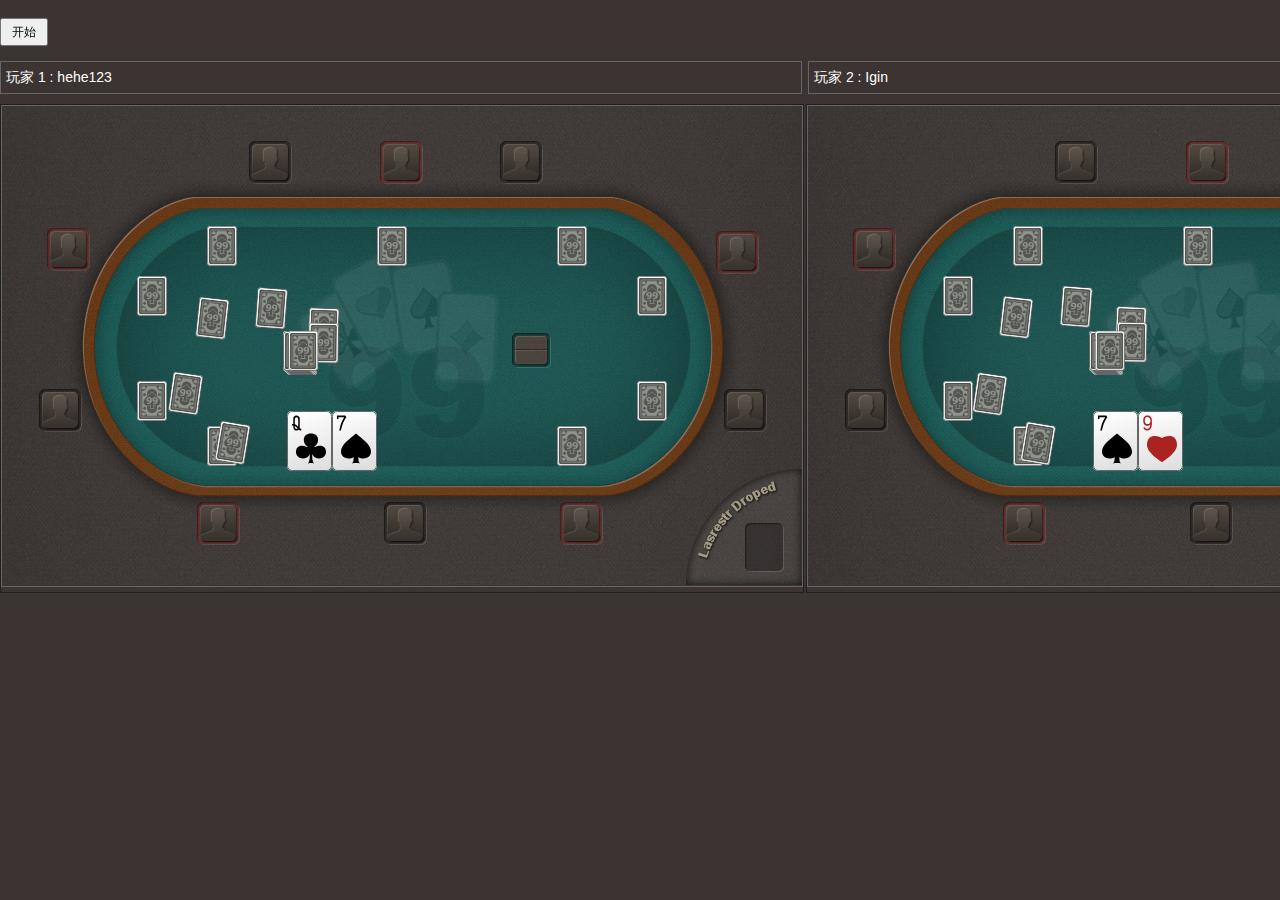
<file: htdocs/demo/movie-demoForD2.html>
<!DOCTYPE html>
<html>
	<head>
		<title>movie-demo for D2 show time</title>
		<meta charset="utf-8" />
		<style type="text/css">
		html,body,h1,h2,h3,h4,h5,h6,hr,p,blockquote,dl,dt,dd,ul,ol,li,pre,form,fieldset,legend,button,input,textarea,th,td{margin:0;padding:0;}
		body,button,input,select,textarea{font:12px/1.5 tahoma,arial,\5b8b\4f53;}
		body{background:#3B3433;}
		html{overflow-y:scroll;}
		h1,h2,h3,h4,h5,h6{font-size:100%;}
		address,cite,dfn,em,var{font-style:normal;}
		code,kbd,pre,samp{font-family:courier new,courier,monospace;}
		small{font-size:12px;}
		button{cursor:pointer;}
		ul,ol{list-style:none;}
		a{text-decoration:none;color:#006699;}
		a:hover{text-decoration:underline;}
		sup{vertical-align:text-top;}
		sub{vertical-align:text-bottom;}
		legend{color:#000;}
		fieldset,img{border:0;}
		button,input,select,textarea{font-size:100%;}
		table{border-collapse:collapse;border-spacing:0;}
		
		#page,#header,#content,#footer{margin-left:auto;margin-right:auto;clear:both;}
		
		.float-left{float:left;}
		.float-right{float:right;}
		.clear-fixed{clear:both;}
		.clear-left{clear:left;}
		.clear-right{clear:right;}
		
		.hide{display:none;}
		.show{display:block;}
		.inline{display:inline;}
		.inline-block{display:inline-block;}
		
		.overflow-hide{overflow:hidden;}
		.overflow-auto{overflow:auto;}
		.overflow-scroll{overflow:scroll;}
		.overflow-x-hide{overflow-x:hidden;}
		.overflow-x-auto{overflow-x:auto;}
		.overflow-x-scroll{overflow-x:scroll;}
		.overflow-y-hide{overflow-y:hidden;}
		.overflow-y-auto{overflow-y:auto;}
		.overflow-y-scroll{overflow-y:scroll;}
		
		.visible-hide{visibility:hidden;}
		.visible-show{visibility:visible;}
		
		.absolute{position:absolute;}
		.fixed{position:fixed;}
		.relative{position:relative;}
		
		.center{margin-left:auto;margin-right:auto;}
		.txt-r{text-align:right;}
		.txt-l{text-align:left;}
		.txt-c{text-align:center;}
		
		.w1610{width:1610px;}
		.w960{width:960px;}
		.w800{width:800px;}
		.w802{width:802px}
		.w700{width:700px;}
		.w650{width:650px;}
		.w520{width:520px;}
		.w120{width:120px;}
		.w150{width:150px;}
		.w180{width:180px;}	
		
		.canvas{border:1px #666 solid;background:url(../../images/99-desktop.png) no-repeat;}
		.outer{border:1px #1F1F1F solid;}
		.intr > div{padding:5px;font-size:14px;border:1px #666 solid;color:#fff;}
		button{padding:3px 10px;margin:0 5px 10px 0;}
		</style>
		<script src="../lib/poker.min.js"></script>
		<script type="text/javascript">
		var Timer = {
			addFn : function(name, fn, frames, idx){
				var P = this, arr = P.fnList,
					isEmpty = arr.length == 0,
					find,
					i,
					len;
				function _push(){
					arr.push({
						name : name,
						idx : idx || 0,
						fn : fn,
						time : 0,
						frames : frames
					});
				}
				if(isEmpty){
					_push();
				}else{
					find = false;
					i = -1;
					len = arr.length - 1;
					for(;i ++ < len;){
						if(arr[i].name == name){
							find = true;
							break;
						}
					}
					if(!find){
						_push();
					}
				}
				if(idx){
					arr.sort(function(a, b){
						a.time = b.time = 0;
						return a.idx - b.idx;
					});
					console.log(arr)
				}
			},
			delFn : function(name){
				var i = -1,
					arr = this.fnList,
					len = arr.length - 1;
				for(;i++ < len;){
					if(arr[i].name == name){
						arr.splice(i,1);
						break;
					}
				}
			},
			_hadInit : false,
			init : function(){
				var P = this,
					arr, rec;
				if(P._hadInit){
					return;
				}
				P._hadInit = true;
				P.stop = false;
				P.del = false;
				P.fnList = [];
				arr = P.fnList;
				function work(){
					var i = -1, len = arr.length - 1;
					if(len == -1){
						return;
					}
					for(;i++ < len;){
						var he = arr[i];
						if(he && he.fn){
							he.time++;
							he.time == he.frames && (he.time = 0, he.fn());
						}
					}
				}
				rec = setInterval(function(){
					if(P.stop) return;
					if(P.del) clearInterval(rec);
					work();
				},10);
			}
		};	
		</script>
		<script type="text/javascript" src="../lib/jquery.min.js" ></script>
	</head>
	<body>
		<div id="page">
			<div id="header" class="w960 center">&nbsp;</div>
			<div id="content" class="w1610 center">
				<div class="w1610 center">
					<button id="J-movieBegin">开始</button> &nbsp; 
					<button id="J-moviePause" class="hide">暂停</button>
				</div>
				<div style="clear:both;margin:5px 0 10px 0;overflow:hidden;">
					<div class="float-left w802 intr">
						<div>
							玩家 1 : hehe123
						</div>	
					</div>
					<div class="float-right w802 intr">
						<div>
							玩家 2 : Igin
						</div>	
					</div>	
				</div>
				<div class="clear-fixed">
					<div class="float-left w802 outer position-r">
						<canvas id="canvas-self" class="center canvas" width="800" height="480" >
							didn't supports canvas
						</canvas>
					</div>
					<div class="float-right w802 outer position-r">
						<canvas id="canvas-other" class="center canvas" width="800" height="480" >
							didn't supports canvas
						</canvas>
					</div>	
				</div>	
			</div>
			<div id="footer" class="w960 center">&nbsp;
				<span class="inline-block visible-hide">&nbsp;</span>	
			</div>
		</div>
		<script type="text/javascript">
		(function(){
			var canvasSelf = $('#canvas-self')[0],
				canvasOther = $('#canvas-other')[0],
				ctxSelf = canvasSelf.getContext('2d'),
				ctxOther = canvasOther.getContext('2d'),
				W = canvasSelf.width,
				H = canvasSelf.height,
				timer = Timer,
				m = Math, pi = m.PI;
			if(!ctxSelf){
				return;
			}
			
			function objMove(a, doing, callback, speed){
				var sTime = +new Date(), p, speed = speed || 300;
				function c(m0, m1, p){
					return m0 + (m1 - m0) * ((-Math.cos(p * Math.PI) / 2) + 0.5);
				}
				return function(){
					p = (+new Date() - sTime) / speed;
					var _a = [], i, len;
					if(p >= 1){
						for(var i = -1, len = a.length - 1; i++ < len;){
							_a.push(a[i][1]);
						}
						callback && callback(_a);
						return _a;
					}
					for(i = -1, len = a.length - 1; i++ < len;){
						_a.push(c(a[i][0],a[i][1],p));
					}
					doing && doing(_a);
					return _a;
				};
			}
			
			timer.init();
			
			var suits = ['hearts', 'diamonds', 'spades', 'clubs'], 
				points = ['a', '2', '3', '4', '5', '6', '7', '8', '9', '10', 'j', 'q', 'k'],
				cs = [],
				doc = document,
				pw = 30,
				ph = 40,
				pockerPoint = [(800 - pw) / 2 - 100, (480 - ph) / 2 + 10],
				pockermap = {};
			
			var arrSites = [],
				canvasdeskSelf = doc.createElement('canvas'),
				canvasdeskOther = doc.createElement('canvas');
			canvasdeskSelf.width = canvasdeskOther.width = W;
			canvasdeskSelf.height = canvasdeskOther.height = H;
			
			var players_list_0 = [
				{
					name : 'hehe123',
					site : [375, 355],
					pocker : []
				},
				{
					name : 'igin',
					site : [205, 355],
					pocker : []
				},
				{
					name : 'xiaole',
					site : [135, 310],
					pocker : []
				},
				{
					name : 'zhongjun',
					site : [135, 205],
					pocker : []
				},
				{
					name : 'jianye',
					site : [205, 155],
					pocker : []
				},
				{
					name : 'jianchun',
					site : [375, 155],
					pocker : []
				},
				{
					name : 'arlen',
					site : [555, 155],
					pocker : []
				},
				{
					name : 'charlie',
					site : [635, 205],
					pocker : []
				},
				{
					name : 'spark',
					site : [635, 310],
					pocker : []
				},
				{
					name : 'othella',
					site : [555, 355],
					pocker : []
				}
			], players_list_1 = [
				{
					name : 'igin',
					site : [375, 355],
					pocker : []
				},
				{
					name : 'xiaole',
					site : [135, 310],
					pocker : []
				},
				{
					name : 'zhongjun',
					site : [135, 205],
					pocker : []
				},
				{
					name : 'jianye',
					site : [205, 155],
					pocker : []
				},
				{
					name : 'jianchun',
					site : [375, 155],
					pocker : []
				},
				{
					name : 'arlen',
					site : [555, 155],
					pocker : []
				},
				{
					name : 'charlie',
					site : [635, 205],
					pocker : []
				},
				{
					name : 'spark',
					site : [635, 310],
					pocker : []
				},
				{
					name : 'othella',
					site : [555, 355],
					pocker : []
				},
				{
					name : 'hehe123',
					site : [205, 355],
					pocker : []
				}
			], player_0 = 'hehe123', player_1 = 'igin',
			sys_player = ['hehe123', 'igin', 'xiaole', 'zhongjun', 'jianye', 'jianchun', 'arlen', 'charlie', 'spark', 'othella'], 
			aPocker = [],
			ran = m.random,
			floor = m.floor;
			
			var pockerZhi = [],
				pockerZhi_Index = 0,
				sitePosition = [
					[205, 155],
					[375, 155],
					[555, 155],
					[635, 205],
					[635, 310],
					[555, 355],
					[375, 355],
					[205, 355],
					[135, 310],
					[135, 205]
			], pockerInDesk_0 = [], pockerInDesk_1 = [];
			
			
			~function pockerDrawToCanvas(){
				var i = 0,
					j = 0,
					nLenI = suits.length,
					nLenJ = points.length;
				for(;i < nLenI; i++){
					for(j = 0; j < nLenJ; j++){
						var c = doc.createElement('canvas'), thisname = suits[i].slice(0, 1) + points[j];
						c.width = pw * 1.5;
						c.height = ph * 1.5;
						c.getContext('2d').drawPokerCard(0, 0, c.height, suits[i], points[j]);
						pockermap[thisname] = c;
					}
				}
				~function drawBackground(){
					var c = doc.createElement('canvas');
						c.width = pw * 1.5;
						c.height = ph * 1.5;
					c.getContext('2d').drawPokerBack(0, 0, c.height, '#535550', '#90928C');	
					pockermap['xb'] = c;
				}();
				
			}();
			
			~function randomPockerFirst(){
				var i = 0,
					len = 200,
					_arr = [],
					_len;
				for(i in pockermap){
					if(i !== 'xb'){
						_arr.push(i);
					}
				}
				_len = _arr.length - 1;	
				for(i = 0; i < len; i++){
					pockerZhi.push(_arr[floor(ran() * _len)]);
				}
			}();
			
			function userGetPockers(){
				var i = 0,
					arr_0 = players_list_0,
					arr_1 = players_list_1,
					len_0 = arr_0.length,
					len_1 = arr_1.length,
					z = 0;
				function findAndPush(name, data){
					var i = 0, g = 0;
					for(; i < len_1; i++){
						var _this = arr_1[i]
						if(_this['name'] === name){
							_this.pocker.push(data);
							break;
						}
					}
				}	
				for(; i < len_0; i++){
					var j = 0, g = 0, f = 0;
					for(; j < 5; j++){
						var _this = arr_0[i]
						_this.pocker.push(pockerZhi[z]);
						aPocker.push({
							l : _this.site[0] + g,
							t : _this.site[1],
							a : f,
							z : z
						});
						findAndPush(arr_0[i].name, pockerZhi[z]);
						f += 10;
						g += 10,
						z++;
					}
				}
			}
			
			function drawInitPockers(ctx){
				var i = 0,
					len = 5;
				for(; i  < len; i++){
					ctx.drawPokerBack(pockerPoint[0] - i, pockerPoint[1] - i - 1 , ph, '#535550', '#90928C');
				}
			}
			
			function copyDesktop(model, copyFrom){
				model.getContext('2d').drawImage(copyFrom, 0, 0, W, H);
			}
			
			function titleTips(l, t, co){
				
			}
			
			function sendPockerFirstTime(){
				var i = 0,
					j = 0,
					z = 0,
					len = 10,
					rec,
					arr_0 = [],
					arr_1 = [];
				function pockerMove(ctx, playername, uname, i, z, isEnd, tname, pockerInDesk){
					var pockers = aPocker[z],
						isMy = playername === uname.name,
						arrm =  isMy? [[pockerPoint[0], pockers.l - 90 + i * 35], [pockerPoint[1] + 30, pockers.t - 50], [pw, pw * 1.5], [ph, ph * 1.5]] : [[pockerPoint[0], pockers.l], [pockerPoint[1] + 30, pockers.t], [0, pockers.a]],
						A = objMove(arrm, null, isEnd ? function(){
							timer.delFn(tname);
							setTimeout(function(){
								sendPockerNormal(ctx, 20, 'sendPockerOne-'+playername, pockerInDesk);
							}, 200);
						} : null, 300),
						mypocker;
					if(isMy){
						mypocker = pockermap[uname.pocker[i]];
					}
					pockerInDesk.push({
						p : pockermap[uname.pocker[i]],
						l : isMy ? pockers.l - 90 + i * 35 : pockers.l,
						t : isMy ? pockers.t - 50 : pockers.t,
						w : isMy ? pw * 1.5 : pw,
						h : isMy ? ph * 1.5 : ph,
						a : isMy ? 0 : pockers.a,
						o : isMy,
						z : z,
						s : false
					});
					return function(){
						var _a = A();
						if(isMy){
							ctx.drawImage(mypocker, _a[0] , _a[1], _a[2], _a[3]);
						}else{
							ctx.save();
							ctx.translate(_a[0], _a[1] - 35);
							ctx.rotate(_a[2] * pi / 180);
							ctx.drawImage(pockermap['xb'], 0, 0 , pw, ph);
							ctx.restore();
						}
					};
				}
				rec = setInterval(function(){
					arr_0.push(pockerMove(ctxSelf, player_0, players_list_0[j], i, j * 5 + i, j === 9 && i === 4, 'sendPocker-0', pockerInDesk_0));
					arr_1.push(pockerMove(ctxOther, player_1, players_list_1[j], i, j * 5 + i, j === 9 && i === 4, 'sendPocker-1', pockerInDesk_1));
					j++;
					z++;
					pockerZhi_Index ++;
					if(j % 10 === 0 ){
						i ++;
						j = 0;
					}
					if(i > 4){
						clearInterval(rec);
					}
				}, 40);
				timer.addFn('sendPocker-0', function(){
					var i = -1, len = arr_0.length - 1;
					ctxSelf.clearRect(0, 0, W, H);
					drawInitPockers(ctxSelf);
					for(; i++ < len;){
						arr_0[i] && arr_0[i]();
					}
				}, 4);
				timer.addFn('sendPocker-1', function(){
					var i = -1, len = arr_1.length - 1;
					ctxOther.clearRect(0, 0, W, H);
					drawInitPockers(ctxOther);
					for(; i++ < len;){
						arr_1[i] && arr_1[i]();
					}
				}, 4);
			}
			
			function sendPockerNormal(ctx, z, tname, pockerInDesk){
				timer.addFn(tname, function(){
					var sendMovie,
						getMovie,
						pockers = aPocker[z],
						isMy = z % 10 === 0,
						site_M = pockerInDesk[z],
						site_X = floor(ran() * 90) + 340,
						site_Y = floor(ran() * 75) + 180,
						site_A = floor(ran() * 180),
						arrm_Send = [[site_M.w, pw], [site_M.h, ph], [site_M.l, site_X], [site_M.t, site_Y], [site_M.a, site_A]],
						sended = false,
						completed = false;
					sendMovie = objMove(arrm_Send, null, function(){
						sended = true;
						site_M.w = pw;
						site_M.h = ph;
						site_M.l = site_X;
						site_M.t = site_Y;
						site_M.a = site_A;
						site_M.o = false;
						site_M.s = true;
						pockerInDesk.push({
							p : pockermap[pockerZhi[pockerZhi_Index]],
							l : pockerPoint[0],
							t : pockerPoint[1],
							w : pw,
							h : ph,
							a : 0,
							o : isMy,
							z : pockerZhi_Index,
							s : false
						});
						pockerZhi_Index++;
						timer.delFn(tname);
						
						timer.addFn(tname +'-s', function(){
							
						}, 4);
					}, 400);
					return function(){
						ctx.clearRect(0, 0, W, H);
						drawInitPockers(ctx);
						var i = -1, len = pockerInDesk.length - 1,
							_a;
						for(; i++ < len;){
							s = pockerInDesk[i];
							if(i === z){
								_a = sendMovie();
								ctx.save();
								ctx.translate(_a[2], _a[3] - 35);
								ctx.rotate(_a[4] * pi / 180);
								ctx.drawImage(s.p, 0, 0 , _a[0], _a[1]);
								ctx.restore();
							}else{
								if(i % 10 === 0){
									ctx.drawImage(s.p, s.l, s.t , s.w, s.h);
								}else{
									if(sended && i === len){
									}else{
										ctx.save();
										ctx.translate(s.l, s.t - 35);
										ctx.rotate(s.a * pi / 180);
										ctx.drawImage(!s.s ? pockermap['xb'] : s.p, 0, 0 , s.w, s.h);
										ctx.restore();
									}
								}
							}
						}
					};
				}(), 4);
			}
			
			
			//begin to draw
			drawInitPockers(ctxSelf);
			drawInitPockers(ctxOther);
			userGetPockers();
			sendPockerFirstTime()
		})();
		</script>
	</body>
</html>
</file>
<file: stylesheets/stylesheet.css>
/*******************************************************************************
Slate Theme for Github Pages
by Jason Costello, @jsncostello
*******************************************************************************/

@import url(pygment_trac.css);

/*******************************************************************************
MeyerWeb Reset
*******************************************************************************/

html, body, div, span, applet, object, iframe,
h1, h2, h3, h4, h5, h6, p, blockquote, pre,
a, abbr, acronym, address, big, cite, code,
del, dfn, em, img, ins, kbd, q, s, samp,
small, strike, strong, sub, sup, tt, var,
b, u, i, center,
dl, dt, dd, ol, ul, li,
fieldset, form, label, legend,
table, caption, tbody, tfoot, thead, tr, th, td,
article, aside, canvas, details, embed,
figure, figcaption, footer, header, hgroup,
menu, nav, output, ruby, section, summary,
time, mark, audio, video {
  margin: 0;
  padding: 0;
  border: 0;
  font: inherit;
  vertical-align: baseline;
}

/* HTML5 display-role reset for older browsers */
article, aside, details, figcaption, figure,
footer, header, hgroup, menu, nav, section {
  display: block;
}

ol, ul {
  list-style: none;
}

blockquote, q {
}

table {
  border-collapse: collapse;
  border-spacing: 0;
}

a:focus {
  outline: none;
}

/*******************************************************************************
Theme Styles
*******************************************************************************/

body {
  box-sizing: border-box;
  color:#373737;
  background: #212121;
  font-size: 16px;
  font-family: 'Myriad Pro', Calibri, Helvetica, Arial, sans-serif;
  line-height: 1.5;
  -webkit-font-smoothing: antialiased;
}

h1, h2, h3, h4, h5, h6 {
  margin: 10px 0;
  font-weight: 700;
  color:#222222;
  font-family: 'Lucida Grande', 'Calibri', Helvetica, Arial, sans-serif;
  letter-spacing: -1px;
}

h1 {
  font-size: 36px;
  font-weight: 700;
}

h2 {
  padding-bottom: 10px;
  font-size: 32px;
  background: url('../images/bg_hr.png') repeat-x bottom;
}

h3 {
  font-size: 24px;
}

h4 {
  font-size: 21px;
}

h5 {
  font-size: 18px;
}

h6 {
  font-size: 16px;
}

p {
  margin: 10px 0 15px 0;
}

footer p {
  color: #f2f2f2;
}

a {
  text-decoration: none;
  color: #007edf;
  text-shadow: none;

  transition: color 0.5s ease;
  transition: text-shadow 0.5s ease;
  -webkit-transition: color 0.5s ease;
  -webkit-transition: text-shadow 0.5s ease;
  -moz-transition: color 0.5s ease;
  -moz-transition: text-shadow 0.5s ease;
  -o-transition: color 0.5s ease;
  -o-transition: text-shadow 0.5s ease;
  -ms-transition: color 0.5s ease;
  -ms-transition: text-shadow 0.5s ease;
}

#main_content a:hover {
  color: #0069ba;
  text-shadow: #0090ff 0px 0px 2px;
}

footer a:hover {
  color: #43adff;
  text-shadow: #0090ff 0px 0px 2px;
}

em {
  font-style: italic;
}

strong {
  font-weight: bold;
}

img {
  position: relative;
  margin: 0 auto;
  max-width: 739px;
  padding: 5px;
  margin: 10px 0 10px 0;
  border: 1px solid #ebebeb;

  box-shadow: 0 0 5px #ebebeb;
  -webkit-box-shadow: 0 0 5px #ebebeb;
  -moz-box-shadow: 0 0 5px #ebebeb;
  -o-box-shadow: 0 0 5px #ebebeb;
  -ms-box-shadow: 0 0 5px #ebebeb;
}

pre, code {
  width: 100%;
  color: #222;
  background-color: #fff;

  font-family: Monaco, "Bitstream Vera Sans Mono", "Lucida Console", Terminal, monospace;
  font-size: 14px;

  border-radius: 2px;
  -moz-border-radius: 2px;
  -webkit-border-radius: 2px;



}

pre {
  width: 100%;
  padding: 10px;
  box-shadow: 0 0 10px rgba(0,0,0,.1);
  overflow: auto;
}

code {
  padding: 3px;
  margin: 0 3px;
  box-shadow: 0 0 10px rgba(0,0,0,.1);
}

pre code {
  display: block;
  box-shadow: none;
}

blockquote {
  color: #666;
  margin-bottom: 20px;
  padding: 0 0 0 20px;
  border-left: 3px solid #bbb;
}

ul, ol, dl {
  margin-bottom: 15px
}

ul li {
  list-style: inside;
  padding-left: 20px;
}

ol li {
  list-style: decimal inside;
  padding-left: 20px;
}

dl dt {
  font-weight: bold;
}

dl dd {
  padding-left: 20px;
  font-style: italic;
}

dl p {
  padding-left: 20px;
  font-style: italic;
}

hr {
  height: 1px;
  margin-bottom: 5px;
  border: none;
  background: url('../images/bg_hr.png') repeat-x center;
}

table {
  border: 1px solid #373737;
  margin-bottom: 20px;
  text-align: left;
 }

th {
  font-family: 'Lucida Grande', 'Helvetica Neue', Helvetica, Arial, sans-serif;
  padding: 10px;
  background: #373737;
  color: #fff;
 }

td {
  padding: 10px;
  border: 1px solid #373737;
 }

form {
  background: #f2f2f2;
  padding: 20px;
}

img {
  width: 100%;
  max-width: 100%;
}

/*******************************************************************************
Full-Width Styles
*******************************************************************************/

.outer {
  width: 100%;
}

.inner {
  position: relative;
  max-width: 640px;
  padding: 20px 10px;
  margin: 0 auto;
}

#forkme_banner {
  display: block;
  position: absolute;
  top:0;
  right: 10px;
  z-index: 10;
  padding: 10px 50px 10px 10px;
  color: #fff;
  background: url('../images/blacktocat.png') #0090ff no-repeat 95% 50%;
  font-weight: 700;
  box-shadow: 0 0 10px rgba(0,0,0,.5);
  border-bottom-left-radius: 2px;
  border-bottom-right-radius: 2px;
}

#header_wrap {
  background: #212121;
  background: -moz-linear-gradient(top, #373737, #212121);
  background: -webkit-linear-gradient(top, #373737, #212121);
  background: -ms-linear-gradient(top, #373737, #212121);
  background: -o-linear-gradient(top, #373737, #212121);
  background: linear-gradient(top, #373737, #212121);
}

#header_wrap .inner {
  padding: 50px 10px 30px 10px;
}

#project_title {
  margin: 0;
  color: #fff;
  font-size: 42px;
  font-weight: 700;
  text-shadow: #111 0px 0px 10px;
}

#project_tagline {
  color: #fff;
  font-size: 24px;
  font-weight: 300;
  background: none;
  text-shadow: #111 0px 0px 10px;
}

#downloads {
  position: absolute;
  width: 210px;
  z-index: 10;
  bottom: -40px;
  right: 0;
  height: 70px;
  background: url('../images/icon_download.png') no-repeat 0% 90%;
}

.zip_download_link {
  display: block;
  float: right;
  width: 90px;
  height:70px;
  text-indent: -5000px;
  overflow: hidden;
  background: url(../images/sprite_download.png) no-repeat bottom left;
}

.tar_download_link {
  display: block;
  float: right;
  width: 90px;
  height:70px;
  text-indent: -5000px;
  overflow: hidden;
  background: url(../images/sprite_download.png) no-repeat bottom right;
  margin-left: 10px;
}

.zip_download_link:hover {
  background: url(../images/sprite_download.png) no-repeat top left;
}

.tar_download_link:hover {
  background: url(../images/sprite_download.png) no-repeat top right;
}

#main_content_wrap {
  background: #f2f2f2;
  border-top: 1px solid #111;
  border-bottom: 1px solid #111;
}

#main_content {
  padding-top: 40px;
}

#footer_wrap {
  background: #212121;
}



/*******************************************************************************
Small Device Styles
*******************************************************************************/

@media screen and (max-width: 480px) {
  body {
    font-size:14px;
  }

  #downloads {
    display: none;
  }

  .inner {
    min-width: 320px;
    max-width: 480px;
  }

  #project_title {
  font-size: 32px;
  }

  h1 {
    font-size: 28px;
  }

  h2 {
    font-size: 24px;
  }

  h3 {
    font-size: 21px;
  }

  h4 {
    font-size: 18px;
  }

  h5 {
    font-size: 14px;
  }

  h6 {
    font-size: 12px;
  }

  code, pre {
    min-width: 320px;
    max-width: 480px;
    font-size: 11px;
  }

}
</file>
